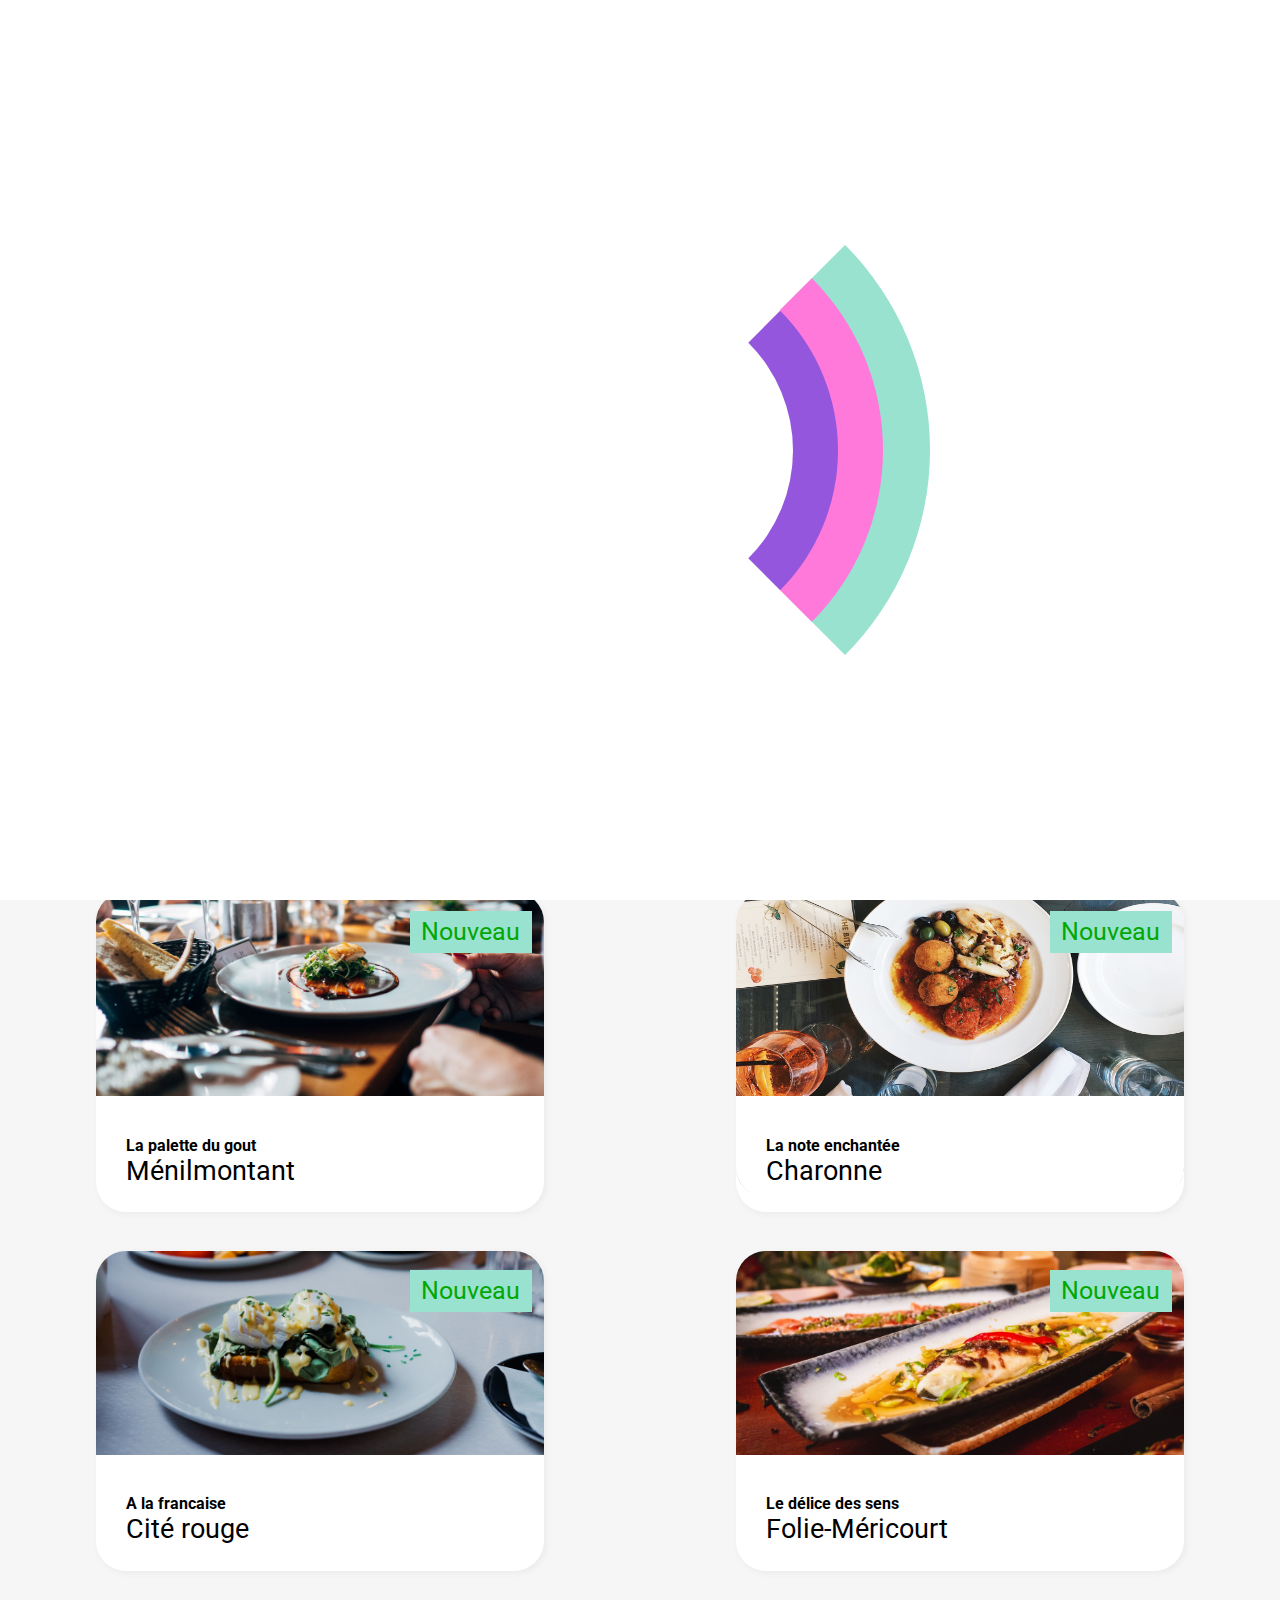
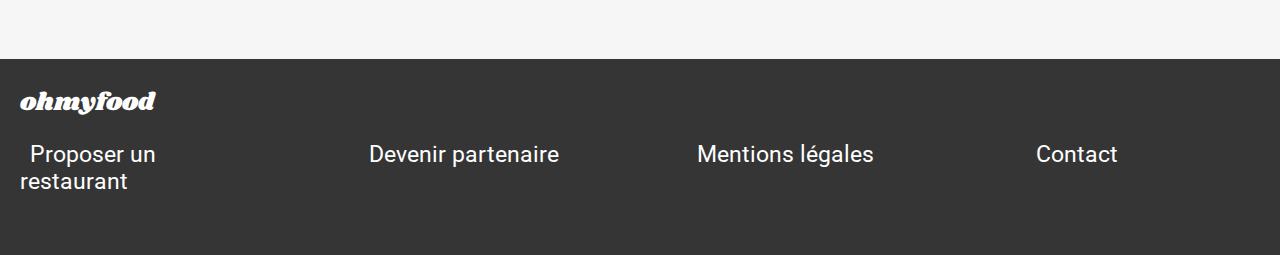
<file: index.html>
<!DOCTYPE html>
  <html lang="fr">

  <head>
    <meta charset="UTF-8">
    <meta name="viewport" content="width=device-width, initial-scale=1.0">
    <link rel="stylesheet" type="text/css" href="./css/style.css">
    <link rel="stylesheet" href="https://use.fontawesome.com/releases/v5.15.1/css/all.css"
      integrity="sha384-vp86vTRFVJgpjF9jiIGPEEqYqlDwgyBgEF109VFjmqGmIY/Y4HV4d3Gp2irVfcrp" crossorigin="anonymous">
      <link href="https://fonts.googleapis.com/css2?family=Shrikhand&display=swap" rel="stylesheet">
      <link href="https://fonts.googleapis.com/css2?family=Roboto:wght@300&display=swap" rel="stylesheet">
      <link rel="shortcut icon" href="./public/images/logo/ohmyfood@2x.svg" type="image/x-con">
    <title>Ohmyfood</title>

  </head>

  <body>

    <div class="spinner">
        <div class="spin-cercle-1"></div>
        <div class="spin-cercle-2"></div>
        <div class="spin-cercle-3"></div>
  </div>

      <!--haut de page -->

    <header>

      <img class="logo" src="./public/images/logo/ohmyfood.png" alt="logo site" />
      <div class="recherche">
        <i class="fa fa-map-marker"></i>
        <input type="search" class="search" placeholder="Paris, Belleville">
      </div>

      <div class="titre">
        <h1>Réservez le menu qui vous convient</h1>
        <p>Découvrez des restaurants d'exception, sélectionnés par nos soins.</p>
        <a class="button" href="#">Explorer nos restaurants</a>
      </div>
    </header>

    <!--corps de page -->

      <!--menu nav -->
    <nav>
      <h2>Fonctionnement</h2>
      <ul>
        <li class=navbar>
          <span>1</span>
          <i class="fas fa-mobile-alt"></i>
          <p class="lip">Choississez un restaurant</p>
        </li>

        <li class=navbar>
          <span>2</span>
          <i class="fas fa-bars"></i>
          <p class="lip">Composez votre menu</p>
        </li>

        <li class=navbar>
          <span>3</span>
          <i class="fas fa-store"></i>
          <p class="lip">Dégustez au restaurant</p>
        </li>

      </ul>
    </nav>
      <!--section menu -->

      <section id="resto">
        <h2> restaurants</h2>
        <div class="img_resto">
          <a href="./menu/menu1.html">
            <figure>
              <img class="img1" src="./public/images/restaurants/jay-wennington-N_Y88TWmGwA-unsplash.jpg"
                alt="Image La palette du gout">
              <figcaption class="img">
                <div class="img_text">
                  <h3 class="img_text_bold">La palette du gout</h3>
                  <p>Ménilmontant</p>
                </div>
                <i class="far fa-heart"></i>
                <i class="fas fa-heart"></i>
                <span class="nouveau1">Nouveau</span>
              </figcaption>
            </figure>
          </a>
        </div>


        <div class="img_resto">
          <a href="./menu/menu2.html">
            <figure>
              <img class="img1--modifier" src="./public/images/restaurants/stil-u2Lp8tXIcjw-unsplash.jpg"
                alt="Image la note enchantée">
              <figcaption class="img-m">
                <div class="img_text">
                  <h3 class="img_text_bold">La note enchantée</h3>
                  <p>Charonne</p>
                </div>
                <i class="far fa-heart"></i>
                <i class="fas fa-heart"></i>
                <span class="nouveau2">Nouveau</span>
              </figcaption>
            </figure>
          </a>
        </div>

        <div class="img_resto">
          <a href="./menu/menu3.html">
            <figure>
              <img class="img1" src="./public/images/restaurants/toa-heftiba-DQKerTsQwi0-unsplash.jpg"
                alt="Image a la francaise">
              <figcaption class="img">
                <div class="img_text">
                  <h3 class="img_text_bold">A la francaise</h3>
                  <p>Cité rouge</p>
                </div>
                <i class="far fa-heart"></i>
                <i class="fas fa-heart"></i>
                <span class="nouveau1">Nouveau</span>
              </figcaption>
            </figure>
          </a>
        </div>

        <div class="img_resto">
          <a href="./menu/menu4.html">
            <figure>
              <img class="img1" src="./public/images/restaurants/louis-hansel-shotsoflouis-qNBGVyOCY8Q-unsplash.jpg"
                alt="Image La palette du gout">
              <figcaption class="img">
                <div class="img_text">
                  <h3 class="img_text_bold">Le délice des sens</h3>
                  <p>Folie-Méricourt</p>
                </div>
                <i class="far fa-heart"></i>
                <i class="fas fa-heart"></i>
                <span class="nouveau1">Nouveau</span>
              </figcaption>
            </figure>
          </a>
        </div>
      </section>
    
      <!-- pied de page -->

    <footer>
      <h3>ohmyfood</h3>
      <ul>
        <li>
          <a href="#">
            <i class="fas fa-utensils"></i>
            Proposer un restaurant
          </a>
        </li>
        <li>
          <a href="#">
            <i class="fas fa-hands-helping"></i>
            Devenir partenaire
          </a>
        </li>
        <li>
          <a href="#">
            Mentions légales
          </a>
        </li>
        <li>
          <a href="mailto:ohmyfood@gmail.com">
            Contact
          </a>
        </li>
      </ul>
    </footer>
  </body>

  </html>
</file>
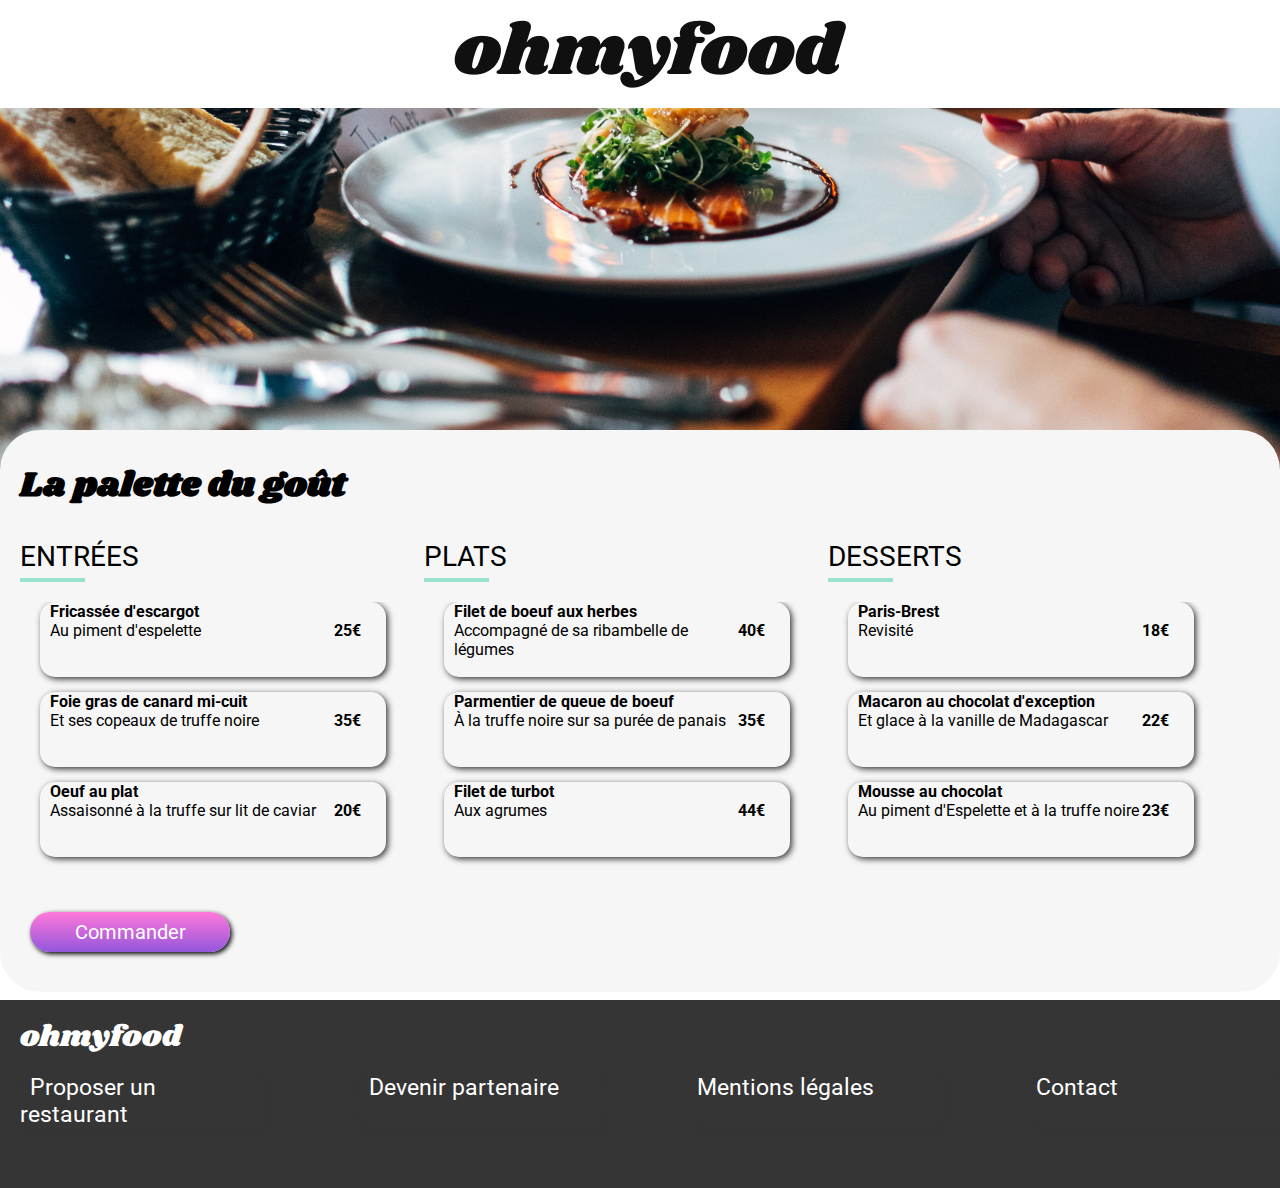
<file: menu/menu1.html>
<!DOCTYPE html>
<html lang="fr">

<head>
  <meta charset="UTF-8">
  <meta name="viewport" content="width=device-width, initial-scale=1.0">
  <link rel="stylesheet" type="text/css" href="./css/style_1.css">
  <link rel="stylesheet" href="https://use.fontawesome.com/releases/v5.15.1/css/all.css"
    integrity="sha384-vp86vTRFVJgpjF9jiIGPEEqYqlDwgyBgEF109VFjmqGmIY/Y4HV4d3Gp2irVfcrp" crossorigin="anonymous">
  <link href="https://fonts.googleapis.com/css2?family=Shrikhand&display=swap" rel="stylesheet">
  <link href="https://fonts.googleapis.com/css2?family=Roboto:wght@300&display=swap" rel="stylesheet">
  <title>La palette du gout</title>
</head>

<body>
  <header>
    <div class="banner">
      <a href="../index.html"><i class="fas fa-arrow-left"></i></a>
      <img src="./images/logo/ohmyfood.png" alt="logo" class="logo">
    </div>
    <img src="./images/restaurants/jay-wennington-N_Y88TWmGwA-unsplash.jpg" alt="la palette" class="img_menu" />
  </header>
  
  <main>
    <section class="corps">  
      <div class="titre">
        <h1>La palette du goût</h1>
        <i class="far fa-heart coeur"></i>
        <i class="fas fa-heart plein"></i>
      </div>
      
      <section class="repas">
        <h2>ENTRÉES</h2>
        <nav class="navbar">
          <ul>
            <li class="anim clic">
              <div class="box">
                <p class="text_plat">Fricassée d'escargot</p>
                <div class="text_2">
                  <p class="text_2_couper">Au piment d'espelette</p>
                  <p class="text_plat_prix">25€</p>
                </div>
              </div>
              <span class="valide"><i class="fas fa-check-circle valide_ok"></i></span>
            </li>
            <li class="anim_2 clic">
              <div class="box">
                <p class="text_plat">Foie gras de canard mi-cuit</p>
                <div class="text_2">
                  <p class="text_2_couper">Et ses copeaux de truffe noire</p>
                  <p class="text_plat_prix">35€</p>
                </div>
              </div>
              <span class="valide"><i class="fas fa-check-circle valide_ok"></i></span>
            </li>
            <li class="anim_3 clic">
              <div class="box">
                <p class="text_plat">Oeuf au plat</p>
                <div class="text_2">
                  <p class="text_2_couper">Assaisonné à la truffe sur lit de caviar</p>
                  <p class="text_plat_prix">20€</p>
                </div>
              </div>
              <span class="valide"><i class="fas fa-check-circle valide_ok"></i></span>
            </li>
          </ul>
        </nav>
      </section>
      <section class="repas">
        <h2>PLATS</h2>
        <nav class="navbar">
          <ul>
            <li class="anim clic">
              <div class="box">
                <p class="text_plat">Filet de boeuf aux herbes</p>
                <div class="text_2">
                  <p class="text_2_couper">Accompagné de sa ribambelle de légumes</p>
                  <p class="text_plat_prix">40€</p>
                </div>
              </div>
              <span class="valide"><i class="fas fa-check-circle valide_ok"></i></span>
            </li>
            <li class="anim_2 clic">
              <div class="box">
                <p class="text_plat">Parmentier de queue de boeuf</p>
                <div class="text_2">
                  <p class="text_2_couper">À la truffe noire sur sa purée de panais</p>
                  <p class="text_plat_prix">35€</p>
                </div>
              </div>
              <span class="valide"><i class="fas fa-check-circle valide_ok"></i></span>
            </li>
            <li class="anim_3 clic">
              <div class="box"> 
                <p class="text_plat">Filet de turbot</p>
                <div class="text_2">
                  <p class="text_2_couper">Aux agrumes</p>
                  <p class="text_plat_prix">44€</p>
                </div>
              </div>
              <span class="valide"><i class="fas fa-check-circle valide_ok"></i></span>
            </li>
          </ul>
        </nav>
      </section>
      <section class="repas">
        <h2>DESSERTS</h2>
        <nav class="navbar">
          <ul>
            <li class="anim clic">
              <div class="box">
                <p class="text_plat">Paris-Brest</p>
                <div class="text_2">
                  <p class="text_2_couper">Revisité</p>
                  <p class="text_plat_prix">18€</p>
                </div>
              </div>
              <span class="valide"><i class="fas fa-check-circle valide_ok"></i></span>
            </li>
            <li class="anim_2 clic">
              <div class="box">
                <p class="text_plat">Macaron au chocolat d'exception</p>
                <div class="text_2">
                  <p class="text_2_couper">Et glace à la vanille de Madagascar</p>
                  <p class="text_plat_prix">22€</p>
                </div>
              </div>
              <span class="valide"><i class="fas fa-check-circle valide_ok"></i></span>
            </li>
            <li class="anim_3 clic">
              <div class="box">
                <p class="text_plat">Mousse au chocolat </p>
                <div class="text_2">
                  <p class="text_2_couper">Au piment d'Espelette et à la truffe noire</p>
                  <p class="text_plat_prix">23€</p>
                </div>
              </div>
              <span class="valide"><i class="fas fa-check-circle valide_ok"></i></span>
            </li>
          </ul>
        </nav>
      </section>
      <a class="button" href="#">Commander</a>
    </section>
  </main>

  <footer>
    <h3>ohmyfood</h3>
    <ul>
      <li>
        <a href="#">
          <i class="fas fa-utensils"></i>
          Proposer un restaurant
        </a>
      </li>
      <li>
        <a href="#">
          <i class="fas fa-hands-helping"></i>
          Devenir partenaire
        </a>
      </li>
      <li>
        <a href="#">
          Mentions légales
        </a>
      </li>
      <li>
        <a href="mailto:ohmyfood@gmail.com">
          Contact
        </a>
      </li>
    </ul>
  </footer>
</body>

</html>
</file>
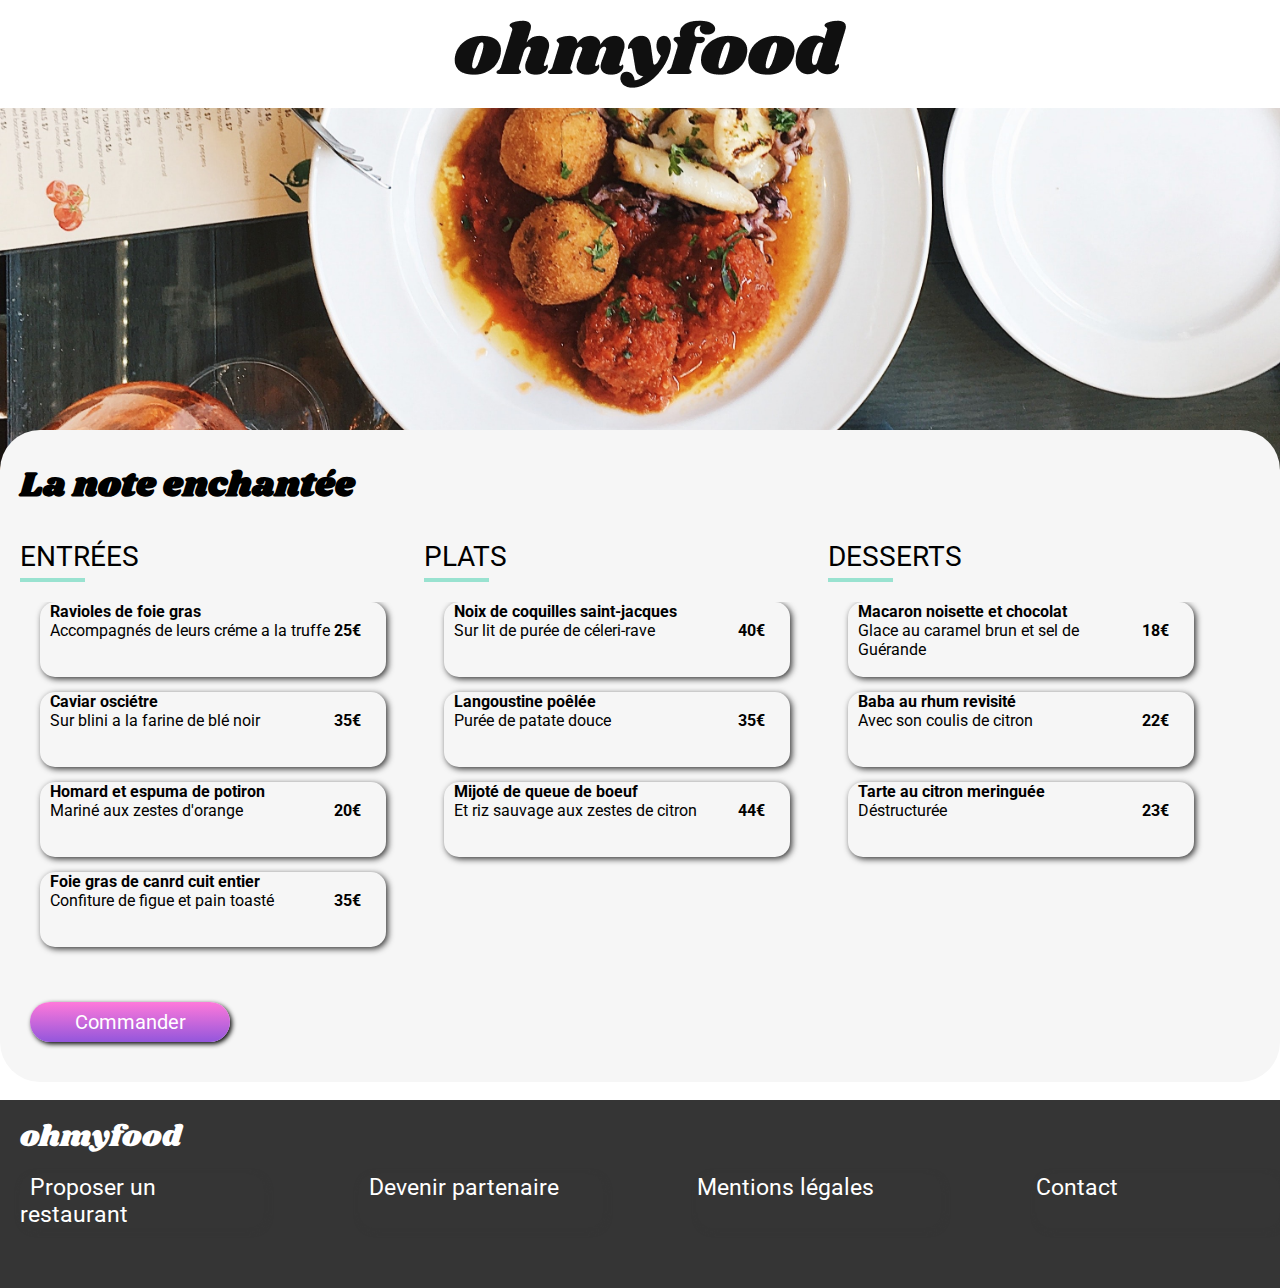
<file: menu/menu2.html>
<!DOCTYPE html>
<html lang="fr">
<head>
    <meta charset="UTF-8">
    <meta name="viewport" content="width=device-width, initial-scale=1.0">
    <link rel="stylesheet" type="text/css" href="./css/style_1.css">
    <link rel="stylesheet" href="https://use.fontawesome.com/releases/v5.15.1/css/all.css"
      integrity="sha384-vp86vTRFVJgpjF9jiIGPEEqYqlDwgyBgEF109VFjmqGmIY/Y4HV4d3Gp2irVfcrp" crossorigin="anonymous">
      <link href="https://fonts.googleapis.com/css2?family=Shrikhand&display=swap" rel="stylesheet">
      <link href="https://fonts.googleapis.com/css2?family=Roboto:wght@300&display=swap" rel="stylesheet">
    <title>La note enchantée</title>
</head>
<body>

    <header>
      <div class="banner">
        <a href="../index.html"><i class="fas fa-arrow-left"></i></a>
        <img src="./images/logo/ohmyfood.png" alt="logo" class="logo">
      </div>
      <img src="./images/restaurants/stil-u2Lp8tXIcjw-unsplash.jpg" alt="la palette" class="img_menu note" />
    </header>

    <main>
      <section class="corps">  
        <div class="titre">
          <h1>La note enchantée</h1>
          <i class="far fa-heart coeur"></i>
          <i class="fas fa-heart plein"></i>
        </div>

      <section class="repas">
        <h2>ENTRÉES</h2>
        <nav class="navbar">
          <ul>
            <li class="anim clic">
              <div class="box">
                <p class="text_plat">Ravioles de foie gras </p>
                <div class="text_2">
                  <p class="text_2_couper">Accompagnés de leurs créme a la truffe</p>
                  <p class="text_plat_prix">25€</p>
                </div>
              </div>
              <span class="valide"><i class="fas fa-check-circle valide_ok"></i></span>
            </li>
            <li class="anim_2 clic">
              <div class="box">
                <p class="text_plat">Caviar osciétre</p>
                <div class="text_2">
                  <p class="text_2_couper">Sur blini a la farine de blé noir</p>
                  <p class="text_plat_prix">35€</p>
                </div>
              </div>
              <span class="valide"><i class="fas fa-check-circle valide_ok"></i></span>
            </li>
            <li class="anim_3 clic">
              <div class="box">
                <p class="text_plat">Homard et espuma de potiron</p>
                <div class="text_2">
                  <p class="text_2_couper">Mariné aux zestes d'orange</p>
                  <p class="text_plat_prix">20€</p>
                </div>
              </div>
              <span class="valide"><i class="fas fa-check-circle valide_ok"></i></span>
            </li>
            <li class="anim_4 clic">
              <div class="box">
                <p class="text_plat">Foie gras de canrd cuit entier</p>
                <div class="text_2">
                  <p class="text_2_couper">Confiture de figue et pain toasté</p>
                  <p class="text_plat_prix">35€</p>
                </div>
              </div>
              <span class="valide"><i class="fas fa-check-circle valide_ok"></i></span>
            </li>
          </ul>
        </nav>
      </section>
      <section class="repas">
        <h2>PLATS</h2>
        <nav class="navbar">
          <ul>
            <li class="anim clic">
              <div class="box">
                <p class="text_plat">Noix de coquilles saint-jacques</p>
                <div class="text_2">
                  <p class="text_2_couper">Sur lit de purée de céleri-rave</p>
                  <p class="text_plat_prix">40€</p>
                </div>
              </div>
              <span class="valide"><i class="fas fa-check-circle valide_ok"></i></span>
            </li>
            <li class="anim_2 clic">
              <div class="box">
                <p class="text_plat">Langoustine poêlée</p>
                <div class="text_2">
                  <p class="text_2_couper">Purée de patate douce</p>
                  <p class="text_plat_prix">35€</p>
                </div>
              </div>
              <span class="valide"><i class="fas fa-check-circle valide_ok"></i></span>
            </li>
            <li class="anim_3 clic">
              <div class="box">
                <p class="text_plat">Mijoté de queue de boeuf </p>
                <div class="text_2">
                  <p class="text_2_couper">Et riz sauvage aux zestes de citron</p>
                  <p class="text_plat_prix">44€</p>
                </div>
              </div>
              <span class="valide"><i class="fas fa-check-circle valide_ok"></i></span>
            </li>
          </ul>
        </nav>
      </section>
      <section class="repas">
        <h2>DESSERTS</h2>
        <nav class="navbar">
          <ul>
            <li class="anim clic">
              <div class="box">
                <p class="text_plat">Macaron noisette et chocolat</p>
                <div class="text_2">
                  <p class="text_2_couper">Glace au caramel brun et sel de Guérande</p>
                  <p class="text_plat_prix">18€</p>
                </div>
              </div>
              <span class="valide"><i class="fas fa-check-circle valide_ok"></i></span>
            </li>
            <li class="anim_2 clic">
              <div class="box">
                <p class="text_plat">Baba au rhum revisité</p>
                <div class="text_2">
                  <p class="text_2_couper">Avec son coulis de citron</p>
                  <p class="text_plat_prix">22€</p>
                </div>
              </div>
              <span class="valide"><i class="fas fa-check-circle valide_ok"></i></span>
            </li>
            <li class="anim_3 clic">
              <div class="box">
                <p class="text_plat">Tarte au citron meringuée </p>
                <div class="text_2">
                  <p class="text_2_couper">Déstructurée</p>
                  <p class="text_plat_prix">23€</p>
                </div>
              </div>
              <span class="valide"><i class="fas fa-check-circle valide_ok"></i></span>
            </li>
          </ul>
        </nav>
      </section>
      <a class="button" href="#">Commander</a>
    </section>
    </main>

    <footer class="enchante">
        <h3>ohmyfood</h3>
        <ul>
          <li>
            <a href="#">
              <i class="fas fa-utensils"></i>
              Proposer un restaurant
            </a>
          </li>
          <li>
            <a href="#">
              <i class="fas fa-hands-helping"></i>
              Devenir partenaire
            </a>
          </li>
          <li>
            <a href="#">
              Mentions légales
            </a>
          </li>
          <li>
            <a href="mailto:ohmyfood@gmail.com">
              Contact
            </a>
          </li>
        </ul>
      </footer>
</body>
</html>
</file>
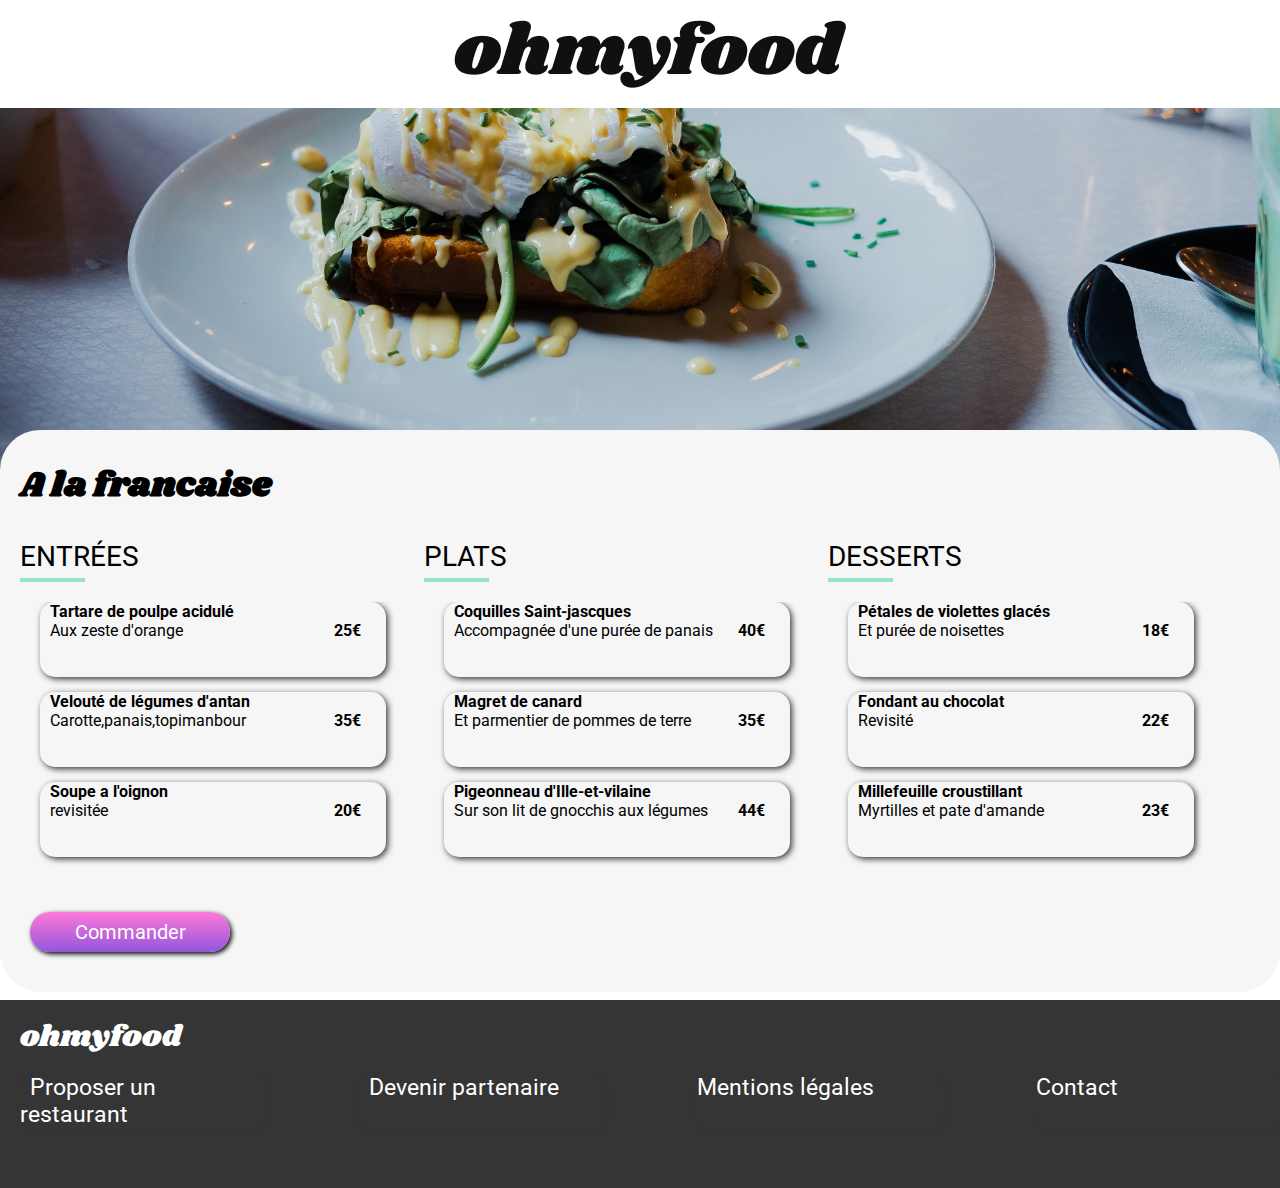
<file: menu/menu3.html>
<!DOCTYPE html>
<html lang="fr">
<head>
    <meta charset="UTF-8">
    <meta name="viewport" content="width=device-width, initial-scale=1.0">
    <link rel="stylesheet" type="text/css" href="./css/style_1.css">
    <link rel="stylesheet" href="https://use.fontawesome.com/releases/v5.15.1/css/all.css"
      integrity="sha384-vp86vTRFVJgpjF9jiIGPEEqYqlDwgyBgEF109VFjmqGmIY/Y4HV4d3Gp2irVfcrp" crossorigin="anonymous">
      <link href="https://fonts.googleapis.com/css2?family=Shrikhand&display=swap" rel="stylesheet">
      <link href="https://fonts.googleapis.com/css2?family=Roboto:wght@300&display=swap" rel="stylesheet">
    <title>A la francaise</title>
</head>
<body>
  
    <header>
      <div class="banner">
        <a href="../index.html"><i class="fas fa-arrow-left"></i></a>
        <img src="./images/logo/ohmyfood.png" alt="logo" class="logo">
      </div>
      <img src="./images/restaurants/toa-heftiba-DQKerTsQwi0-unsplash.jpg" alt="la palette" class="img_menu" />
    </header>

    
    <main>
      <section class="corps">  
        <div class="titre">
          <h1>A la francaise</h1>
          <i class="far fa-heart coeur"></i>
          <i class="fas fa-heart plein"></i>
        </div>

      <section class="repas">
        <h2>ENTRÉES</h2>
        <nav class="navbar">
          <ul>
            <li class="anim clic">
              <div class="box">
                <p class="text_plat">Tartare de poulpe acidulé </p>
                <div class="text_2">
                  <p class="text_2_couper">Aux zeste d'orange</p>
                  <p class="text_plat_prix">25€</p>
                </div>
              </div>
              <span class="valide"><i class="fas fa-check-circle valide_ok"></i></span>
            </li>
            <li class="anim_2 clic">
              <div class="box">
                <p class="text_plat">Velouté de légumes d'antan</p>
                <div class="text_2">
                  <p class="text_2_couper">Carotte,panais,topimanbour</p>
                  <p class="text_plat_prix">35€</p>
                </div>
              </div>
              <span class="valide"><i class="fas fa-check-circle valide_ok"></i></span>
            </li>
            <li class="anim_3 clic">
              <div class="box">
                <p class="text_plat">Soupe a l'oignon</p>
                <div class="text_2">
                  <p class="text_2_couper">revisitée</p>
                  <p class="text_plat_prix">20€</p>
                </div>
              </div>
              <span class="valide"><i class="fas fa-check-circle valide_ok"></i></span>
            </li>
          </ul>
        </nav>
      </section>
      <section class="repas">
        <h2>PLATS</h2>
        <nav class="navbar">
          <ul>
            <li class="anim clic">
              <div class="box">
                <p class="text_plat">Coquilles Saint-jascques</p>
                <div class="text_2">
                  <p class="text_2_couper">Accompagnée d'une purée de panais</p>
                  <p class="text_plat_prix">40€</p>
                </div>
              </div>
              <span class="valide"><i class="fas fa-check-circle valide_ok"></i></span>
            </li>
            <li class="anim_2 clic">
              <div class="box">
                <p class="text_plat">Magret de canard</p>
                <div class="text_2">
                  <p class="text_2_couper">Et parmentier de pommes de terre</p>
                  <p class="text_plat_prix">35€</p>
                </div>
              </div>
              <span class="valide"><i class="fas fa-check-circle valide_ok"></i></span>
            </li>
            <li class="anim_3 clic">
              <div class="box">
                <p class="text_plat">Pigeonneau d'Ille-et-vilaine</p>
                <div class="text_2">
                  <p class="text_2_couper">Sur son lit de gnocchis aux légumes</p>
                  <p class="text_plat_prix">44€</p>
                </div>
              </div>
              <span class="valide"><i class="fas fa-check-circle valide_ok"></i></span>
            </li>
          </ul>
        </nav>
      </section>
      <section class="repas">
        <h2>DESSERTS</h2>
        <nav class="navbar">
          <ul>
            <li class="anim clic">
              <div class="box">
                <p class="text_plat">Pétales de violettes glacés</p>
                <div class="text_2">
                  <p class="text_2_couper">Et purée de noisettes</p>
                  <p class="text_plat_prix">18€</p>
                </div>
              </div>
              <span class="valide"><i class="fas fa-check-circle valide_ok"></i></span>
            </li>
            <li class="anim_2 clic">
              <div class="box">
                <p class="text_plat">Fondant au chocolat</p>
                <div class="text_2">
                  <p class="text_2_couper">Revisité</p>
                  <p class="text_plat_prix">22€</p>
                </div>
              </div>
              <span class="valide"><i class="fas fa-check-circle valide_ok"></i></span>
            </li>
            <li class="anim_3 clic">
              <div class="box">
                <p class="text_plat">Millefeuille croustillant</p>
                <div class="text_2">
                  <p class="text_2_couper">Myrtilles et pate d'amande</p>
                  <p class="text_plat_prix">23€</p>
                </div>
              </div>
              <span class="valide"><i class="fas fa-check-circle valide_ok"></i></span>
            </li>
          </ul>
        </nav>
      </section>
      <a class="button" href="#">Commander</a>
      </section>
    </main>


    <footer>
        <h3>ohmyfood</h3>
        <ul>
          <li>
            <a href="#">
              <i class="fas fa-utensils"></i>
              Proposer un restaurant
            </a>
          </li>
          <li>
            <a href="#">
              <i class="fas fa-hands-helping"></i>
              Devenir partenaire
            </a>
          </li>
          <li>
            <a href="#">
              Mentions légales
            </a>
          </li>
          <li>
            <a href="mailto:ohmyfood@gmail.com">
              Contact
            </a>
          </li>
        </ul>
      </footer>
</body>
</html>
</file>
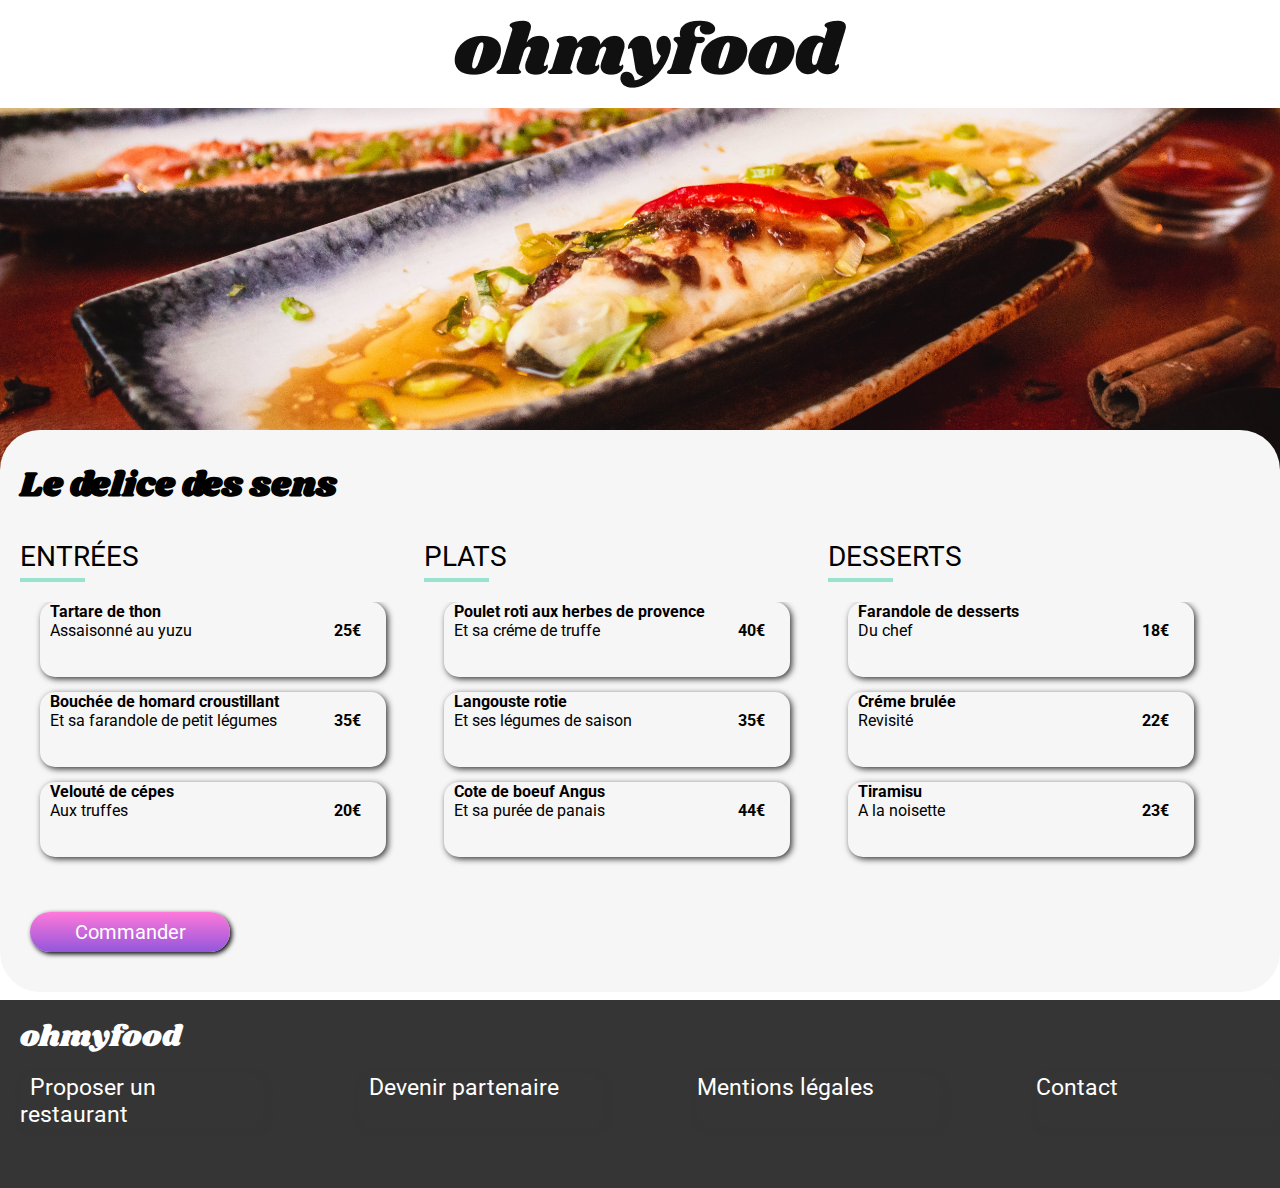
<file: menu/menu4.html>
<!DOCTYPE html>
<html lang="fr">
<head>
    <meta charset="UTF-8">
    <meta name="viewport" content="width=device-width, initial-scale=1.0">
    <link rel="stylesheet" type="text/css" href="./css/style_1.css">
    <link rel="stylesheet" href="https://use.fontawesome.com/releases/v5.15.1/css/all.css"
      integrity="sha384-vp86vTRFVJgpjF9jiIGPEEqYqlDwgyBgEF109VFjmqGmIY/Y4HV4d3Gp2irVfcrp" crossorigin="anonymous">
      <link href="https://fonts.googleapis.com/css2?family=Shrikhand&display=swap" rel="stylesheet">
      <link href="https://fonts.googleapis.com/css2?family=Roboto:wght@300&display=swap" rel="stylesheet">
    <title>Le délice des sens</title>
</head>
<body>
  
    <header>
      <div class="banner">
        <a href="../index.html"><i class="fas fa-arrow-left"></i></a>
        <img src="./images/logo/ohmyfood.png" alt="logo" class="logo">
      </div>
      <img src="./images/restaurants/louis-hansel-shotsoflouis-qNBGVyOCY8Q-unsplash.jpg" alt="la palette" class="img_menu" />
    </header>


    <main>
      <section class="corps">  
        <div class="titre">
          <h1>Le delice des sens</h1>
          <i class="far fa-heart coeur"></i>
          <i class="fas fa-heart plein"></i>
        </div>

      <section class="repas">
        <h2>ENTRÉES</h2>
        <nav class="navbar">
          <ul>
            <li class="anim clic">
              <div class="box">
                <p class="text_plat">Tartare de thon</p>
                <div class="text_2">
                  <p class="text_2_couper">Assaisonné au yuzu</p>
                  <p class="text_plat_prix">25€</p>
                </div>
              </div>
              <span class="valide"><i class="fas fa-check-circle valide_ok"></i></span>
            </li>
            <li class="anim_2 clic">
              <div class="box">
                <p class="text_plat">Bouchée de homard croustillant</p>
                <div class="text_2">
                  <p class="text_2_couper">Et sa farandole de petit légumes</p>
                  <p class="text_plat_prix">35€</p>
                </div>
              </div>
              <span class="valide"><i class="fas fa-check-circle valide_ok"></i></span>
            </li>
            <li class="anim_3 clic">
              <div class="box">
                <p class="text_plat">Velouté de cépes</p>
                <div class="text_2">
                  <p class="text_2_couper">Aux truffes</p>
                  <p class="text_plat_prix">20€</p>
                </div>
              </div>
              <span class="valide"><i class="fas fa-check-circle valide_ok"></i></span>
            </li>
          </ul>
        </nav>
      </section>
      <section class="repas">
        <h2>PLATS</h2>
        <nav class="navbar">
          <ul>
            <li class="anim clic">
              <div class="box">
                <p class="text_plat">Poulet  roti aux herbes de provence</p>
                <div class="text_2">
                  <p class="text_2_couper">Et sa créme de truffe</p>
                  <p class="text_plat_prix">40€</p>
                </div>
              </div>
              <span class="valide"><i class="fas fa-check-circle valide_ok"></i></span>
            </li>
            <li class="anim_2 clic">
              <div class="box">
                <p class="text_plat">Langouste rotie</p>
                <div class="text_2">
                  <p class="text_2_couper">Et ses légumes de saison</p>
                  <p class="text_plat_prix">35€</p>
                </div>
              </div>
              <span class="valide"><i class="fas fa-check-circle valide_ok"></i></span>
            </li>
            <li class="anim_3 clic">
              <div class="box">
                <p class="text_plat">Cote de boeuf Angus</p>
                <div class="text_2">
                  <p class="text_2_couper">Et sa purée de panais</p>
                  <p class="text_plat_prix">44€</p>
                </div>
              </div>
              <span class="valide"><i class="fas fa-check-circle valide_ok"></i></span>
            </li>
          </ul>
        </nav>
      </section>
      <section class="repas">
        <h2>DESSERTS</h2>
        <nav class="navbar">
          <ul>
            <li class="anim clic">
              <div class="box">
                <p class="text_plat">Farandole de desserts</p>
                <div class="text_2">
                  <p class="text_2_couper">Du chef</p>
                  <p class="text_plat_prix">18€</p>
                </div>
              </div>
              <span class="valide"><i class="fas fa-check-circle valide_ok"></i></span>
            </li>
            <li class="anim_2 clic">
              <div class="box">
                <p class="text_plat">Créme brulée</p>
                <div class="text_2">
                  <p class="text_2_couper">Revisité</p>
                  <p class="text_plat_prix">22€</p>
                </div>
              </div>
              <span class="valide"><i class="fas fa-check-circle valide_ok"></i></span>
            </li>
            <li class="anim_3 clic">
              <div class="box">
                <p class="text_plat">Tiramisu</p>
                <div class="text_2">
                  <p class="text_2_couper">A la noisette</p>
                  <p class="text_plat_prix">23€</p>
                </div>
              </div>
              <span class="valide"><i class="fas fa-check-circle valide_ok"></i></span>
            </li>
          </ul>
        </nav>
      </section>
      <a class="button" href="#">Commander</a>
      </section>
    </main>


    <footer>
        <h3>ohmyfood</h3>
        <ul>
          <li>
            <a href="#">
              <i class="fas fa-utensils"></i>
              Proposer un restaurant
            </a>
          </li>
          <li>
            <a href="#">
              <i class="fas fa-hands-helping"></i>
              Devenir partenaire
            </a>
          </li>
          <li>
            <a href="#">
              Mentions légales
            </a>
          </li>
          <li>
            <a href="mailto:ohmyfood@gmail.com">
              Contact
            </a>
          </li>
        </ul>
      </footer>
</body>
</html>
</file>
<file: css/style.css>
/*base page*/
html,
body,
img,
div,
span,
h1,
h2,
h3,
p,
a,
nav,
h2,
ul,
li,
section,
article,
header,
footer {
  margin: 0;
  padding: 0;
  border: 0;
  font-size: 100%;
  font: inherit;
  vertical-align: baseline;
}

.far:hover {
  animation: heart_1 600ms both ease-in-out;
}

.far:hover ~ .fas {
  display: block;
  background: -webkit-linear-gradient(#9356dc, #ff79da);
  -webkit-background-clip: text;
  color: transparent;
  animation: animation-heart 800ms ease-in-out;
}

@keyframes heart_1 {
  100% {
    opacity: 0;
  }
  75% {
    opacity: 0.25;
  }
  50% {
    opacity: 0.50;
  }
  25% {
    opacity: 0.75;
  }
  0% {
    opacity: 1;
  }
}

@keyframes animation-heart {
  from {
    opacity: 0;
  }
  to {
    opacity: 1;
  }
}

/*animation spinner*/
.spinner {
  background-color: #fff;
  display: flex;
  align-items: center;
  justify-content: center;
  animation: disparition 3s both 2600ms;
  width: 100%;
  height: 100%;
  z-index: 2;
  position: fixed;
}

.spin-cercle-1, .spin-cercle-2, .spin-cercle-3 {
  width: 400px;
  height: 400px;
  border-radius: 50%;
  border: 90px solid #fff;
  border-right: 90px solid #99e2d0;
  transform-origin: center;
  animation: rotate-1 3000ms both;
  position: absolute;
  margin: auto;
}

.spin-cercle-2 {
  width: 350px;
  height: 350px;
  border-radius: 50%;
  border: 68px solid #fff;
  border-right: 68px solid #ff79da;
  animation: rotate-1 3000ms both 300ms;
}

.spin-cercle-3 {
  width: 305px;
  height: 305px;
  border-radius: 50%;
  border: 45px solid #fff;
  border-right: 45px solid #9356dc;
  animation: rotate-1 3000ms both 600ms;
}

@keyframes rotate-1 {
  from {
    transform: rotate(0);
  }
  to {
    transform: rotate(1080deg);
  }
}

@keyframes disparition {
  100% {
    position: relative;
    top: -500px;
  }
}

@media screen and (max-width: 767px) {
  .spin-cercle-1, .spin-cercle-2, .spin-cercle-3 {
    width: 90px;
    height: 90px;
    border: 40px solid #fff;
    border-right: 40px solid #99e2d0;
  }
  .spin-cercle-2 {
    width: 70px;
    height: 70px;
    border: 30px solid #fff;
    border-right: 30px solid #ff79da;
  }
  .spin-cercle-3 {
    width: 45px;
    height: 45px;
    border: 20px solid #fff;
    border-right: 20px solid #9356dc;
  }
}

@media (min-width: 768px) and (max-width: 991px) {
  .spin-cercle-1, .spin-cercle-2, .spin-cercle-3 {
    width: 200px;
    height: 200px;
    border: 45px solid #fff;
    border-right: 45px solid #99e2d0;
  }
  .spin-cercle-2 {
    width: 175px;
    height: 175px;
    border: 34px solid #fff;
    border-right: 34px solid #ff79da;
  }
  .spin-cercle-3 {
    width: 150px;
    height: 150px;
    border: 23px solid #fff;
    border-right: 23px solid #9356dc;
  }
}

/* bouton version desktop*/
.button {
  width: 400px;
  height: 80px;
  margin-top: 30px;
  margin-bottom: 50px;
  border-radius: 35px;
  color: #fff;
  background: linear-gradient(#ff79da, #9356dc);
  font-size: 30px;
  text-decoration: none;
  line-height: 80px;
  box-shadow: 2px 2px 5px black;
}

.button:hover {
  opacity: 0.8;
  box-shadow: 4px 4px 5px black;
}

@media screen and (max-width: 767px) {
  .button {
    width: 220px;
    height: 50px;
    margin-top: 30px;
    font-size: 16px;
    line-height: 50px;
  }
}

/*header version desktop*/
header {
  overflow: hidden;
}

.logo {
  width: 20%;
  display: block;
  margin: auto;
  margin-top: 40px;
  margin-bottom: 20px;
}

.recherche {
  width: 100%;
  height: 100px;
  background-color: #eaeaea;
  box-shadow: 2px 2px 5px #9c9a9a;
  display: flex;
  justify-content: center;
  align-items: center;
}

.recherche i {
  font-size: 30px;
}

.recherche .search {
  width: 25%;
  font-size: 28px;
  background-color: #eaeaea;
  border: 1px solid #eaeaea;
  margin-left: 10px;
  text-align: center;
  font-family: "shrikhand", sans-serif;
}

.titre {
  width: 100%;
  font-size: 45px;
  display: flex;
  flex-wrap: wrap;
  justify-content: center;
  text-align: center;
  background-color: #f6f6f6;
  font-family: "Roboto", "trebuchet MS", sans-serif;
}

.titre h1 {
  width: 90%;
  margin-top: 40px;
  margin-bottom: 30px;
  font-weight: bold;
}

.titre .lip {
  width: 90%;
  font-size: 30px;
  margin-bottom: 20px;
}

/*header version mobile*/
@media screen and (max-width: 767px) {
  header {
    overflow: hidden;
  }
  .logo {
    width: 165px;
    margin-top: 20px;
    margin-bottom: 10px;
  }
  .recherche {
    width: 100%;
    height: 50px;
  }
  .recherche i {
    font-size: 13px;
  }
  .recherche .search {
    width: 130px;
    font-size: 13px;
  }
  .titre {
    font-size: 25px;
  }
  .titre h1 {
    margin-bottom: 15px;
  }
  .lip {
    font-size: 15px;
    margin-bottom: 0;
  }
}

/*header version tablet*/
@media (min-width: 768px) and (max-width: 991px) {
  .logo {
    width: 200px;
    margin-top: 20px;
  }
  .recherche {
    height: 80px;
  }
  .recherche i {
    font-size: 20px;
  }
  .recherche .search {
    width: 190px;
    font-size: 20px;
  }
  .titre {
    font-size: 40px;
  }
}

/*version desktop*/
nav {
  width: 100%;
  margin-bottom: 50px;
  font-family: "Roboto", "trebuchet MS", sans-serif;
}

nav h2 {
  font-size: 40px;
  margin-left: 30px;
  margin-bottom: 20px;
  margin-top: 20px;
  font-weight: bold;
}

nav > ul {
  display: flex;
  flex-direction: row;
  justify-content: space-around;
}

nav > ul > li {
  width: 25%;
  height: 75px;
  background-color: #f6f6f6;
  box-shadow: 2px 2px 6px #eaeaea;
  list-style-type: none;
  border-radius: 20px;
  display: flex;
  align-items: center;
  padding-left: 30px;
}

nav > ul > li span {
  width: 25px;
  height: 25px;
  color: #fff;
  font-size: 15px;
  border: 1px solid #9356dc;
  background-color: #9356dc;
  border-radius: 50%;
  line-height: 25px;
  display: flex;
  justify-content: center;
  margin-right: 20px;
}

nav > ul > li i {
  color: grey;
  font-size: 30px;
  margin-right: 25px;
}

nav > ul > li p {
  font-size: 23px;
  font-weight: bold;
}

.navbar:hover {
  background-color: #e4d5f6;
  box-shadow: 3px 3px 6px #353535;
}

.navbar:hover i {
  color: #9356dc;
}

/*menu nav version mobile*/
@media screen and (max-width: 767px) {
  nav {
    margin-bottom: 15px;
  }
  nav h2 {
    font-size: 23px;
    margin-left: 20px;
    margin-top: 30px;
  }
  nav > ul {
    flex-wrap: wrap;
  }
  nav > ul > li {
    width: 75%;
    margin-bottom: 25px;
  }
  nav > ul > li span {
    position: absolute;
    left: 14px;
  }
  nav > ul > li i {
    font-size: 20px;
  }
  nav > ul > li p {
    font-size: 16px;
    font-weight: normal;
  }
}

/*menu nav ersion tablet*/
@media (min-width: 768px) and (max-width: 991px) {
  nav h2 {
    font-size: 35px;
    font-size: 32px;
    margin-left: 25px;
    margin-bottom: 15px;
    margin-top: 15px;
  }
  nav > ul {
    flex-wrap: wrap;
    justify-content: flex-start;
  }
  nav > ul > li {
    width: 40%;
    margin-left: 30px;
    margin-bottom: 20px;
  }
  nav > ul > li i {
    font-size: 25px;
    margin-right: 15px;
  }
  nav > ul > li p {
    font-size: 18px;
  }
}

/*version desktop*/
section {
  width: 100%;
  background-color: #f6f6f6;
  padding-bottom: 50px;
  display: flex;
  flex-wrap: wrap;
  font-family: "Roboto", "trebuchet MS", sans-serif;
}

section h2 {
  font-size: 40px;
  margin-left: 30px;
  margin-bottom: 20px;
  margin-top: 20px;
  font-weight: bold;
  width: 100%;
}

section .img_resto {
  width: 35%;
  height: 320px;
  margin: auto;
  margin-bottom: 3%;
  background-color: #fff;
  border-radius: 30px;
  box-shadow: 2px 2px 6px #eaeaea;
}

section figure {
  width: 100%;
  height: 305px;
  margin: 0;
  background-color: #fff;
  border-radius: 30px;
  overflow: hidden;
}

section figure p {
  font-size: 27px;
}

section a {
  text-decoration: none;
  color: black;
}

.img, .img-m {
  width: 100%;
  height: 130px;
  bottom: 110px;
  display: flex;
  align-items: center;
  background-color: #fff;
  position: relative;
}

.img-m {
  bottom: 300px;
}

.img_text {
  margin-right: 15%;
  padding-left: 30px;
  width: 60%;
  font-family: "Roboto", "trebuchet MS", sans-serif;
}

.img_text_bold {
  font-weight: bold;
}

.img .far, .img-m .far {
  font-size: 40px;
  color: #353535;
  position: absolute;
  right: 15%;
  z-index: 1;
}

.img .fas, .img-m .fas {
  font-size: 40px;
  position: absolute;
  right: 15%;
  display: none;
}

.nouveau1,
.nouveau2 {
  width: 120px;
  height: 40px;
  font-size: 25px;
  border: 1px solid #99e2d0;
  background: #99e2d0;
  color: #02a702;
  line-height: 40px;
  display: flex;
  justify-content: center;
  position: absolute;
  bottom: 210%;
  left: 70%;
}

/*section version tablet */
@media (min-width: 768px) and (max-width: 991px) {
  section h2 {
    font-size: 35px;
    font-size: 32px;
    margin-left: 25px;
    margin-bottom: 15px;
    margin-top: 15px;
  }
  section .img_resto {
    width: 40%;
    height: 220px;
  }
  section figure {
    height: 205px;
  }
  section figure p {
    font-size: 18px;
  }
  .img, .img-m {
    height: 70px;
    padding-top: 30px;
    bottom: 60px;
  }
  .img-m {
    height: 70px;
    padding-top: 30px;
    bottom: 60px;
    bottom: 210px;
  }
  .img_text {
    padding-left: 20px;
    height: 70px;
    margin-bottom: 25px;
  }
  .img .far, .img-m .far, .img .fas, .img-m .fas {
    font-size: 30px;
    right: 10%;
    top: 20%;
  }
  .nouveau1,
  .nouveau2 {
    width: 100px;
    height: 35px;
    font-size: 20px;
    line-height: 35px;
    left: 62%;
    bottom: 190%;
  }
}

/*section version mobile*/
@media screen and (max-width: 767px) {
  section {
    padding-bottom: 30px;
  }
  section h2 {
    font-size: 23px;
    margin-left: 20px;
    margin-top: 30px;
  }
  section .img_resto {
    width: 90%;
    height: 210px;
    border-radius: 20px;
    overflow: hidden;
    box-shadow: 2px 2px 6px #eaeaea;
    margin-bottom: 20px;
  }
  section figure {
    width: 100%;
    border-radius: 20px;
  }
  section figure p {
    font-size: 15px;
  }
  .img, .img-m {
    height: 70px;
    padding-top: 10px;
    bottom: 55px;
  }
  .img-m {
    height: 70px;
    padding-top: 10px;
    bottom: 55px;
    bottom: 210px;
  }
  .img_text {
    padding-left: 10px;
    height: 70px;
    margin-right: 20%;
  }
  .img .far, .img-m .far, .img .fas, .img-m .fas {
    font-size: 25px;
    right: 10%;
    top: 25%;
  }
  .nouveau1,
  .nouveau2 {
    width: 80px;
    height: 30px;
    font-size: 15px;
    line-height: 30px;
    bottom: 225%;
    left: 68%;
  }
}

/*version desktop*/
.img1, .img1--modifier {
  width: 105%;
  height: 310px;
  position: relative;
  right: 5px;
  bottom: 90px;
}

.img1--modifier {
  height: 500px;
  bottom: 200px;
}

/*image version mobile*/
@media screen and (max-width: 767px) {
  .img1, .img1--modifier {
    width: 105%;
    height: 200px;
    position: relative;
    bottom: 50px;
  }
  .img1--modifier {
    width: 105%;
    height: 200px;
    position: relative;
    bottom: 50px;
    height: 350px;
    bottom: 125px;
  }
}

/*image version tablet*/
@media (min-width: 768px) and (max-width: 991px) {
  .img1, .img1--modifier {
    width: 105%;
    height: 200px;
    bottom: 40px;
  }
  .img1--modifier {
    width: 105%;
    height: 200px;
    bottom: 40px;
    height: 350px;
    bottom: 130px;
  }
}

/* footer version ordi*/
footer {
  background-color: #353535;
  width: 100%;
  padding-top: 5px;
  padding-bottom: 30px;
}

footer h3 {
  font-family: "shrikhand", sans-serif;
  color: #fff;
  font-size: 25px;
  margin-top: 20px;
  margin-left: 20px;
  margin-bottom: 20px;
}

footer ul {
  display: flex;
  justify-content: space-between;
  margin-left: 60px;
  margin-bottom: 30px;
}

footer ul li {
  list-style-type: none;
  margin-left: -40px;
  font-family: "Roboto", "trebuchet MS", sans-serif;
  width: 20%;
  font-size: 23px;
}

footer ul li a {
  text-decoration: none;
  color: #fff;
}

footer ul i {
  width: 12px;
  font-size: 18px;
  margin-right: 10px;
}

/*footer version mobile*/
@media screen and (max-width: 767px) {
  footer {
    width: 100%;
  }
  footer h3 {
    font-size: 20px;
  }
  footer ul {
    flex-direction: column;
    margin-bottom: 20px;
  }
  footer ul li {
    width: 90%;
    font-size: 18px;
    margin-bottom: 10px;
  }
  footer ul i {
    font-size: 16px;
  }
}

/*footer version tablet*/
@media (min-width: 768px) and (max-width: 991px) {
  footer h3 {
    font-size: 32px;
    margin-bottom: 40px;
  }
  footer ul {
    flex-wrap: wrap;
    justify-content: space-around;
    margin-right: 0px;
  }
  footer ul li {
    width: 40%;
    font-size: 25px;
    margin-bottom: 20px;
  }
  footer ul i {
    font-size: 16px;
  }
}
/*# sourceMappingURL=style.css.map */
</file>
<file: menu/css/style_1.css>
@charset "UTF-8";
html,
body,
img,
div,
span,
h1,
h2,
h3,
p,
a,
nav,
h2,
ul,
li,
section,
article,
header,
footer {
  margin: 0;
  padding: 0;
  border: 0;
  font-size: 100%;
  font: inherit;
  vertical-align: baseline;
}

/*bouton menu indiv desktop*/
.button {
  font-family: "Roboto", "trebuchet MS", sans-serif;
  width: 200px;
  height: 40px;
  margin-left: 30px;
  margin-bottom: 40px;
  border-radius: 35px;
  color: #fff;
  font-size: 20px;
  line-height: 40px;
  background: linear-gradient(#ff79da, #9356dc);
  text-decoration: none;
  text-align: center;
  box-shadow: 2px 2px 5px black;
}

.button:hover {
  opacity: 0.8;
  box-shadow: 2px 2px 5px black;
}

/*bouton menu indiv mobile*/
@media screen and (max-width: 767px) {
  .button {
    width: 180px;
    height: 50px;
    font-size: 18px;
    line-height: 50px;
    margin: auto;
    margin-top: 10px;
    margin-bottom: 50px;
  }
}

/*bouton menu indiv tablet*/
@media (min-width: 768px) and (max-width: 1250px) {
  .button {
    margin: auto;
    margin-bottom: 60px;
    width: 300px;
    height: 50px;
    line-height: 50px;
    font-size: 25px;
  }
}

/*animation coeur */
.far:hover {
  animation: heart_1 400ms both ease-in-out;
}

.far:hover ~ .fas {
  display: block;
  background: -webkit-linear-gradient(#9356dc, #ff79da);
  -webkit-background-clip: text;
  color: transparent;
  animation: animation-heart 800ms ease-in-out;
}

@keyframes heart_1 {
  100% {
    opacity: 0%;
  }
  75% {
    opacity: 0.25;
  }
  50% {
    opacity: 0.5;
  }
  25% {
    opacity: 0.75;
  }
  0% {
    opacity: 1;
  }
}

@keyframes animation-heart {
  from {
    opacity: 0;
  }
  to {
    opacity: 1;
  }
}

/*animation menu corps */
.navbar {
  transform-origin: bottom;
  animation: navbar 2000ms both 500ms;
}

@keyframes navbar {
  0% {
    opacity: 0;
  }
  10% {
    opacity: 1;
  }
  100% {
    opacity: 1;
  }
}

.anim {
  animation: anim-liste both;
  transform-origin: bottom;
  animation-duration: 800ms;
}

.anim_2 {
  animation: anim-liste both;
  transform-origin: bottom;
  animation-duration: 1000ms;
}

.anim_3 {
  animation: anim-liste both;
  transform-origin: bottom;
  animation-duration: 1200ms;
}

.anim_4 {
  animation: anim-liste both;
  transform-origin: bottom;
  animation-duration: 1400ms;
}

@keyframes anim-liste {
  0% {
    transform: translateY(-700%);
    opacity: 0;
  }
  80% {
    transform: translateY(-10%);
    opacity: 0.8;
  }
  90% {
    transform: translateY(-5%);
    opacity: 0.9;
  }
  100% {
    transform: translateY(0%);
    opacity: 1;
  }
}

/*animation par ligne*/
.valide {
  opacity: 0;
  width: 0px;
  height: 100%;
  background-color: #99e2d0;
  transition: width 1s;
}

.valide_ok {
  transform: rotate(0deg);
  transition: transform 1s;
}

.clic {
  display: flex;
  padding-left: 0px;
}

.clic:hover {
  display: flex;
  flex-direction: row;
  justify-content: space-between;
  overflow: hidden;
}

.clic:hover .valide {
  display: block;
  width: 60px;
  opacity: 1;
}

.clic:hover {
  display: flex;
  flex-direction: row;
  justify-content: space-between;
  overflow: hidden;
}

.clic:hover .valide_ok {
  display: flex;
  justify-content: center;
  line-height: 80px;
  font-size: 22px;
  color: #fff;
  transform: rotate(360deg);
}

.clic:hover {
  display: flex;
  flex-direction: row;
  justify-content: space-between;
  overflow: hidden;
}

.clic:hover .text_2 {
  margin-right: 10px;
}

.clic:hover .text_2_couper {
  text-overflow: ellipsis;
  white-space: nowrap;
  overflow: hidden;
  margin-right: 15px;
  max-width: 160px;
}

.clic:hover {
  display: flex;
  flex-direction: row;
  justify-content: space-between;
  overflow: hidden;
}

.clic:hover .text_plat {
  text-overflow: ellipsis;
  white-space: nowrap;
  overflow: hidden;
}

.clic:hover .text_plat_prix {
  padding: 0px;
  padding-right: 20px;
  margin-right: 0px;
}

/*header desktop*/
header {
  overflow: hidden;
  height: 500px;
}

.banner {
  width: 100%;
  background-color: #fff;
  display: flex;
  align-items: center;
  padding-top: 20px;
  padding-bottom: 20px;
  position: absolute;
  z-index: 1;
}

.banner i {
  font-size: 40px;
  color: black;
  margin-left: 20px;
}

.banner i:hover {
  color: #9356dc;
  border: 3px solid #99e2d0;
  border-radius: 50px;
}

.banner img {
  margin: auto;
}

/*header mobile */
@media screen and (max-width: 767px) {
  .logo {
    width: 165px;
  }
  .banner i {
    font-size: 20px;
  }
}

/*header tablet*/
@media (min-width: 768px) and (max-width: 1250px) {
  .logo {
    width: 250px;
  }
  .banner i {
    font-size: 30px;
  }
}

/*image destop*/
.img_menu {
  width: 100%;
  position: relative;
  bottom: 300px;
}

.note {
  bottom: 700px;
  position: relative;
}

/*images mobil*/
@media screen and (max-width: 767px) {
  .img_menu {
    width: 110%;
    top: 70px;
    right: 10px;
  }
  .note {
    top: -10px;
    height: 400px;
  }
}

/*image tablet*/
@media (min-width: 768px) and (max-width: 1250px) {
  .img_menu {
    position: relative;
    top: 0px;
  }
  .note {
    top: -270px;
  }
}

/*section version desktop*/
.corps {
  width: 100%;
  background-color: #f6f6f6;
  border-radius: 40px;
  display: flex;
  flex-wrap: wrap;
  position: absolute;
  top: 430px;
}

.titre {
  width: 100%;
  display: flex;
  align-items: center;
  margin-top: 30px;
  margin-bottom: 40px;
  margin-left: 20px;
}

.titre h1 {
  width: 100%;
  height: 40px;
  font-family: "shrikhand", sans-serif;
  font-weight: bold;
  font-size: 35px;
}

.titre .far {
  font-size: 35px;
  position: absolute;
  right: 70%;
  z-index: 1;
}

.titre .fas {
  font-size: 35px;
  position: absolute;
  right: 70%;
  display: none;
}

.repas {
  width: 30%;
  font-family: "Roboto", "trebuchet MS", sans-serif;
  margin-bottom: 10px;
  margin-left: 20px;
}

.repas h2 {
  width: 65px;
  font-size: 28px;
  border-bottom: 4px solid #99e2d0;
  margin-bottom: 20px;
  padding-bottom: 5px;
}

.repas .navbar {
  overflow: hidden;
  margin-bottom: 30px;
}

.box {
  flex: 1;
}

li {
  list-style-type: none;
  margin-left: 20px;
  margin-bottom: 15px;
  display: flex;
  width: 90%;
  height: 75px;
  box-shadow: 2px 2px 6px #353535;
  border-radius: 15px;
}

.text {
  height: 65px;
  display: flex;
  flex-direction: column;
}

.text_plat {
  font-weight: bold;
  margin-left: 10px;
}

.text_plat_prix {
  font-weight: bold;
  margin-right: 15px;
  padding-right: 20px;
}

.text p {
  margin-top: 10px;
}

.text_2 {
  display: flex;
  justify-content: space-between;
  width: 100%;
  margin-left: 10px;
}

/*section version mobile*/
@media screen and (max-width: 767px) {
  .corps {
    border-radius: 30px 30px 0px 0px;
    top: 260px;
  }
  .titre {
    width: 90%;
    margin-left: 10px;
    margin-bottom: 10px;
  }
  .titre h1 {
    font-size: 25px;
    width: 250px;
  }
  .titre .far,
  .titre .fas {
    font-size: 22px;
    right: 11%;
  }
  .repas {
    width: 96%;
    margin: 0px;
    margin-bottom: 10px;
  }
  .repas h2 {
    font-size: 18px;
    width: 40px;
    margin-left: 10px;
    margin-bottom: 20px;
    margin-top: 10px;
  }
  .repas .navbar {
    width: 100%;
    margin: 0px;
  }
  .repas .navbar .text {
    width: 90%;
    margin: 10px 0px 15px 15px;
    padding-left: 10px;
  }
  .repas .navbar .text_plat {
    font-size: 15px;
    margin-top: 15px;
  }
  .repas .navbar .text_plat_prix {
    font-size: 14px;
    width: 2%;
    margin-right: 15px;
  }
  .repas .navbar p {
    font-size: 13px;
  }
}

/*section version tablet */
@media (min-width: 768px) and (max-width: 1250px) {
  .corps {
    top: 450px;
    border-radius: 15px;
    padding: 0;
  }
  .titre h1 {
    font-size: 30px;
    margin-left: 30px;
  }
  .titre .far,
  .titre .fas {
    font-size: 30px;
    right: 52%;
  }
  .repas {
    width: 100%;
  }
  .repas h2 {
    font-size: 25px;
    margin-left: 30px;
    margin-bottom: 20px;
  }
  .repas .navbar {
    width: 95%;
  }
  .repas .navbar .text {
    margin: auto;
    margin-bottom: 25px;
  }
  .repas .navbar .text_plat {
    margin-top: 10px;
  }
  .repas .navbar .text p {
    font-size: 20px;
  }
}

/*footer desktop*/
footer {
  background-color: #353535;
  width: 100%;
  padding-top: 15px;
  padding-bottom: 15px;
  position: absolute;
  top: 1000px;
}

footer h3 {
  font-family: "shrikhand", sans-serif;
  color: #fff;
  font-size: 30px;
  margin-left: 20px;
  margin-bottom: 15px;
}

.enchante {
  /*footer note enchantée desktop*/
  top: 1100px;
}

footer ul {
  display: flex;
  justify-content: space-between;
  margin-left: 60px;
  margin-bottom: 30px;
}

footer ul li {
  list-style-type: none;
  margin-left: -40px;
  font-family: "Roboto", "trebuchet MS", sans-serif;
  width: 20%;
  height: auto;
  font-size: 23px;
}

footer ul li a {
  text-decoration: none;
  color: #fff;
}

footer ul {
  display: flex;
  justify-content: space-between;
}

footer ul i {
  width: 12px;
  font-size: 18px;
  margin-right: 10px;
}

/*footer mobile*/
@media screen and (max-width: 767px) {
  footer {
    top: 1460px;
  }
  footer h3 {
    font-size: 20px;
    margin-top: 10px;
  }
  .enchante {
    top: 1560px;
  }
  footer ul {
    flex-direction: column;
    margin-bottom: 20px;
  }
  footer ul li {
    width: 90%;
    font-size: 18px;
    margin-bottom: 10px;
  }
  footer ul i {
    font-size: 16px;
  }
}

/*footer version tablet */
@media (min-width: 768px) and (max-width: 1250px) {
  footer {
    top: 1900px;
  }
  footer h3 {
    font-size: 32px;
  }
  .enchante {
    /*footer note enchantée tablet*/
    top: 2030px;
  }
  footer ul {
    flex-wrap: wrap;
    justify-content: space-around;
  }
  footer ul li {
    width: 40%;
    font-size: 25px;
  }
  footer ul i {
    font-size: 20px;
  }
}
/*# sourceMappingURL=style_1.css.map */
</file>
